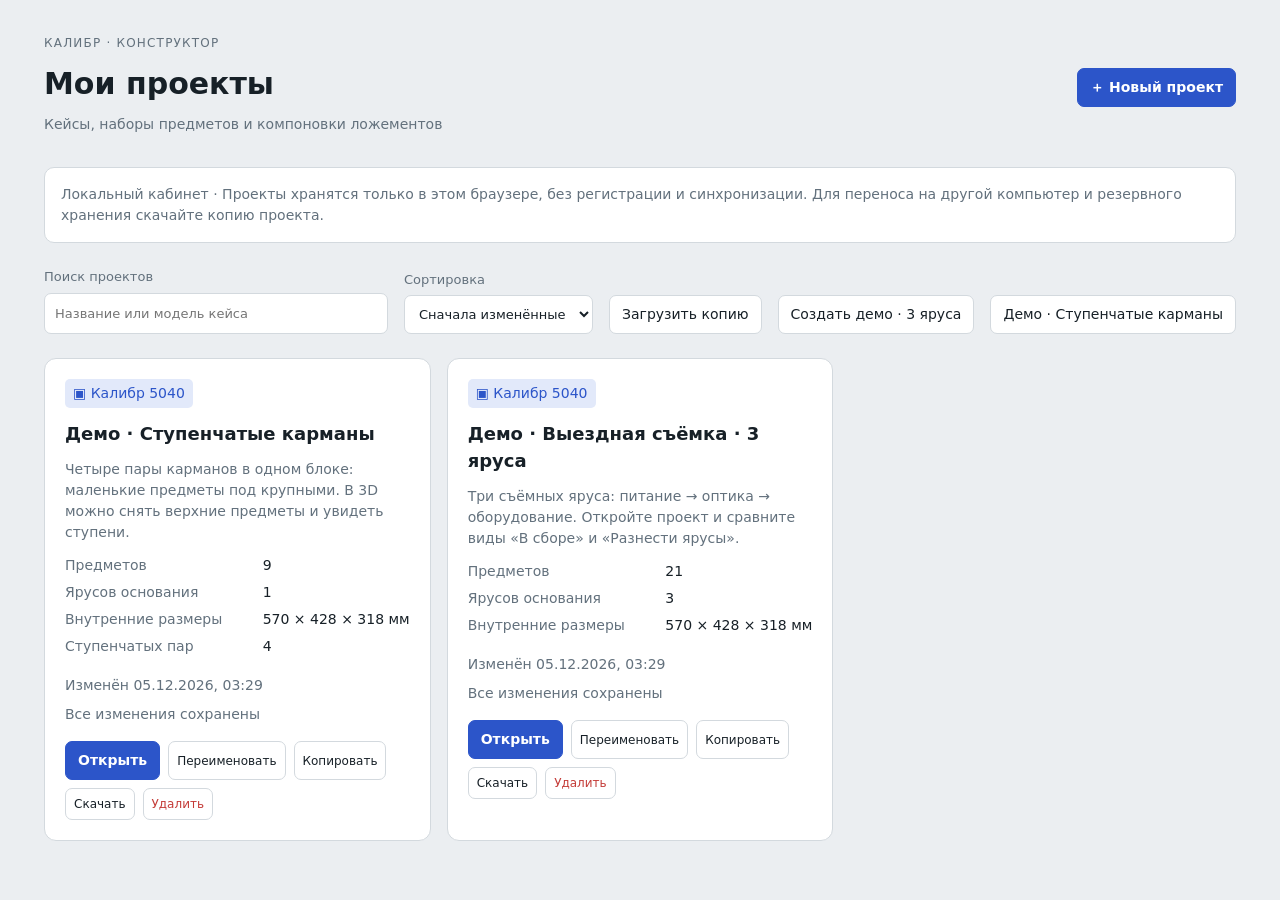
<file: projects.html>
<!doctype html>
<html lang="ru">
<head>
<meta charset="utf-8"><meta name="viewport" content="width=device-width,initial-scale=1">
<title>Мои проекты — Калибр</title><link rel="stylesheet" href="css/projects.css">
</head>
<body>
<main class="cabinet">
  <header><div><a href="index.html" class="brand">КАЛИБР · КОНСТРУКТОР</a><h1>Мои проекты</h1><p>Кейсы, наборы предметов и компоновки ложементов</p></div><button class="primary" id="new-project">＋ Новый проект</button></header>
  <aside class="notice">Локальный кабинет · Проекты хранятся только в этом браузере, без регистрации и синхронизации. Для переноса на другой компьютер и резервного хранения скачайте копию проекта.</aside>
  <div class="filters"><label>Поиск проектов<input id="search" type="search" placeholder="Название или модель кейса"></label><label>Сортировка<select id="sort"><option value="updated">Сначала изменённые</option><option value="name">По названию</option></select></label><button id="import-project">Загрузить копию</button><input hidden id="import-file" type="file" accept=".json,application/json"></div>
  <p id="message" role="status" aria-live="polite"></p><div id="projects" class="cards"></div>
  <dialog id="project-dialog"><form id="project-form"><h2 id="dialog-title">Новый проект</h2><label>Название<input id="project-title" required maxlength="100" autofocus></label><label id="case-label">Кейс<select id="project-case"></select></label><p id="dialog-error" role="alert"></p><div class="dialog-actions"><button type="button" id="cancel-dialog">Отмена</button><button class="primary" type="submit">Сохранить</button></div></form></dialog>
</main>
<script src="js/data/catalog.js"></script><script src="js/data/templates.js"></script><script src="js/core/projects.js"></script><script src="js/data/demo-project.js"></script><script src="js/ui/projects-page.js"></script>
</body></html>
</file>
<file: css/projects.css>
:root{color-scheme:light dark;--bg:#ebeef1;--panel:#fff;--ink:#172027;--muted:#63717d;--line:#d3d9de;--accent:#2c55c9;--soft:#e2e9fa}
@media(prefers-color-scheme:dark){:root{--bg:#101417;--panel:#182025;--ink:#e4e9ed;--muted:#a7b2bb;--line:#2a343b;--accent:#7f9cff;--soft:#1c2848}}
*{box-sizing:border-box}body{margin:0;background:var(--bg);color:var(--ink);font:14px/1.5 system-ui,sans-serif}.cabinet{max-width:1240px;margin:auto;padding:32px 24px}header{display:flex;justify-content:space-between;align-items:center;gap:24px;padding-bottom:24px}h1{font-size:30px;margin:8px 0}h2{font-size:18px;margin:0 0 12px}p{color:var(--muted);margin:8px 0}.brand{color:var(--muted);font-size:12px;letter-spacing:.1em;text-decoration:none}button,.open{font:inherit;border:1px solid var(--line);border-radius:7px;background:var(--panel);color:var(--ink);padding:8px 12px;cursor:pointer;text-decoration:none}button:hover,.open:hover{border-color:var(--accent)}.primary,.open{background:var(--accent);color:var(--panel);border-color:var(--accent);font-weight:600}.notice{border:1px solid var(--line);border-radius:10px;padding:16px;background:var(--panel);color:var(--muted)}.filters{display:flex;gap:16px;align-items:end;margin:24px 0}.filters label:first-child{flex:1}label{display:flex;flex-direction:column;gap:6px;color:var(--muted);font-size:13px}input,select{font:inherit;padding:10px;border:1px solid var(--line);border-radius:7px;background:var(--panel);color:var(--ink);width:100%}.cards{display:grid;grid-template-columns:repeat(auto-fill,minmax(300px,1fr));gap:16px}.card{background:var(--panel);border:1px solid var(--line);border-radius:12px;padding:20px;min-width:0}.card h2{overflow-wrap:anywhere}.case-tag{display:inline-block;color:var(--accent);background:var(--soft);border-radius:5px;padding:4px 8px;margin-bottom:12px}.card dl{display:grid;grid-template-columns:1fr auto;gap:6px;margin:12px 0 18px}.card dt{color:var(--muted)}.card dd{margin:0}.actions{display:flex;flex-wrap:wrap;gap:8px;margin-top:16px}.actions button{font-size:12px;padding:6px 8px}.empty{grid-column:1/-1;text-align:center;padding:60px 20px;border:1px dashed var(--line);border-radius:12px}.danger{color:#c43b37}dialog{border:1px solid var(--line);border-radius:14px;background:var(--panel);color:var(--ink);padding:24px;width:min(460px,90vw)}dialog::backdrop{background:#0008}dialog label{margin:14px 0}.dialog-actions{display:flex;justify-content:flex-end;gap:8px;margin-top:24px}#dialog-error{color:#c43b37}:focus-visible{outline:2px solid var(--accent);outline-offset:3px}@media(max-width:600px){header,.filters{align-items:stretch;flex-direction:column}.cabinet{padding:20px 14px}.cards{grid-template-columns:1fr}}
</file>
